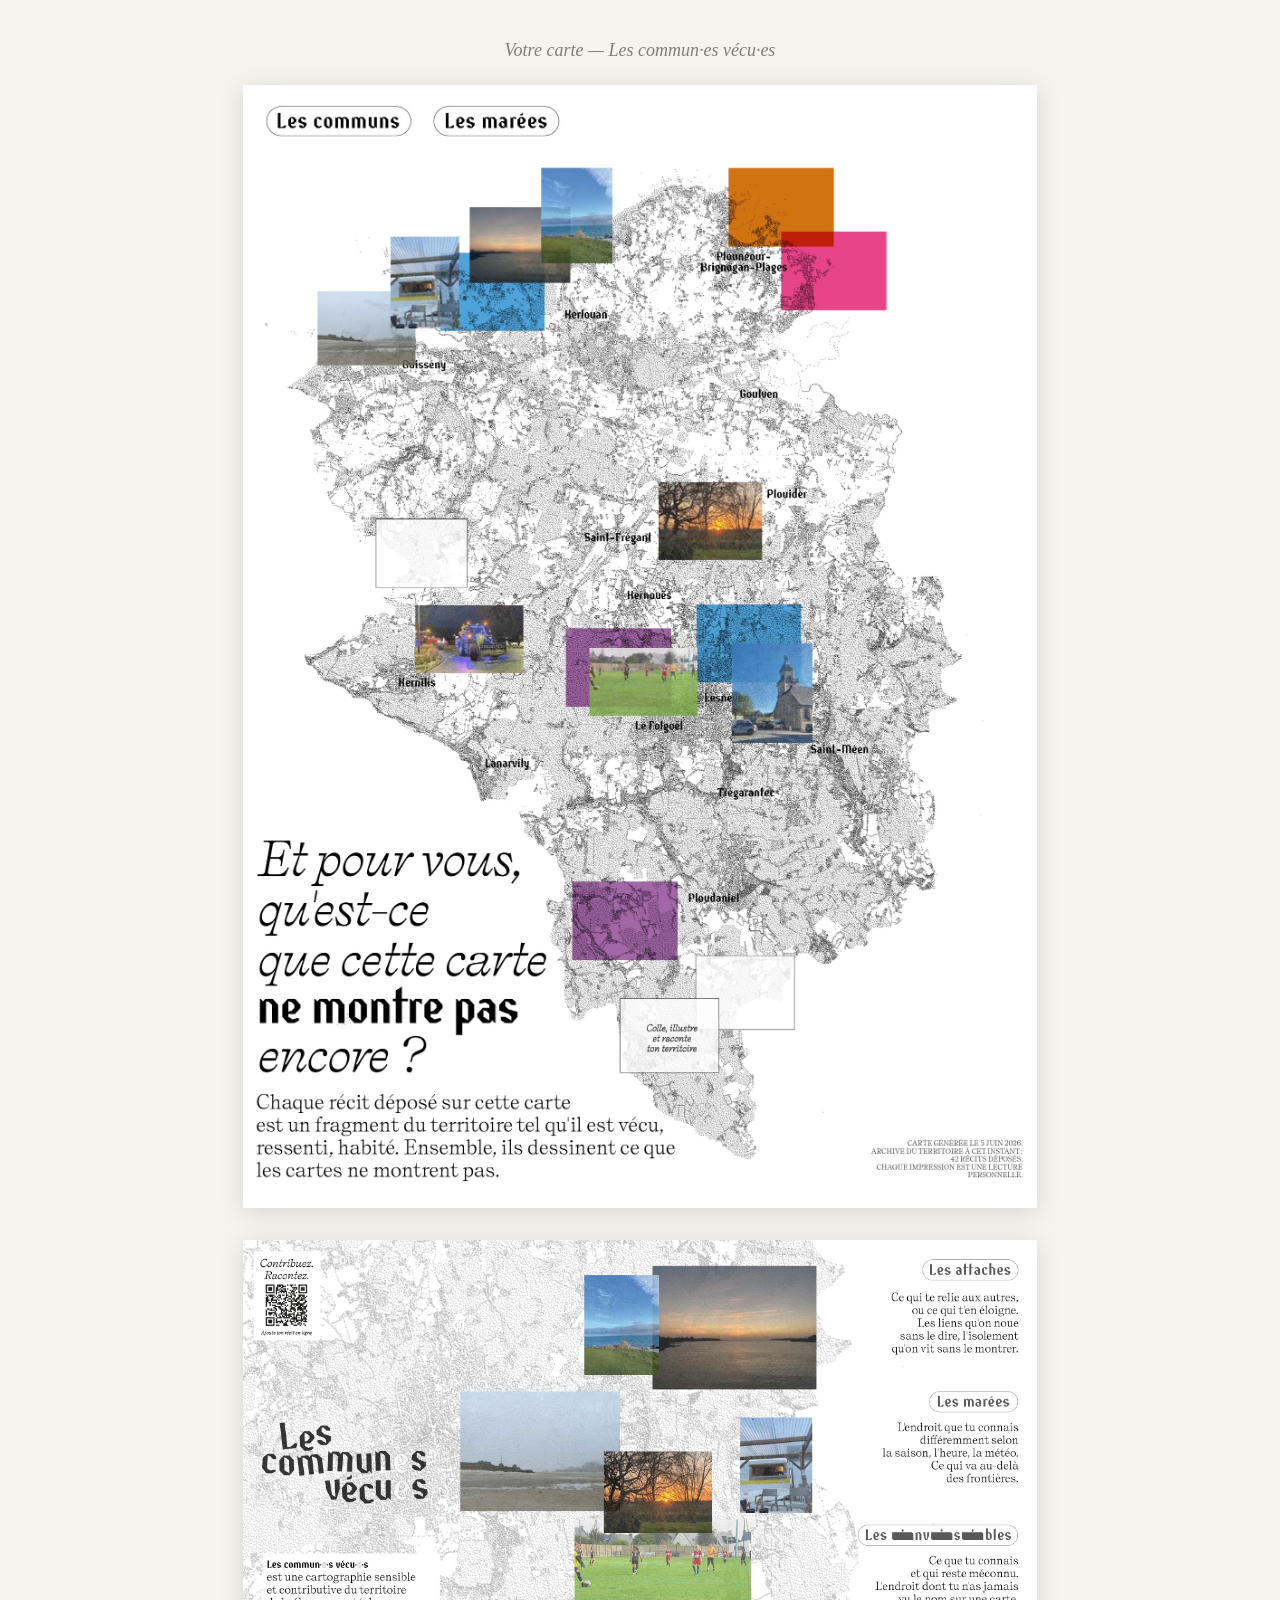
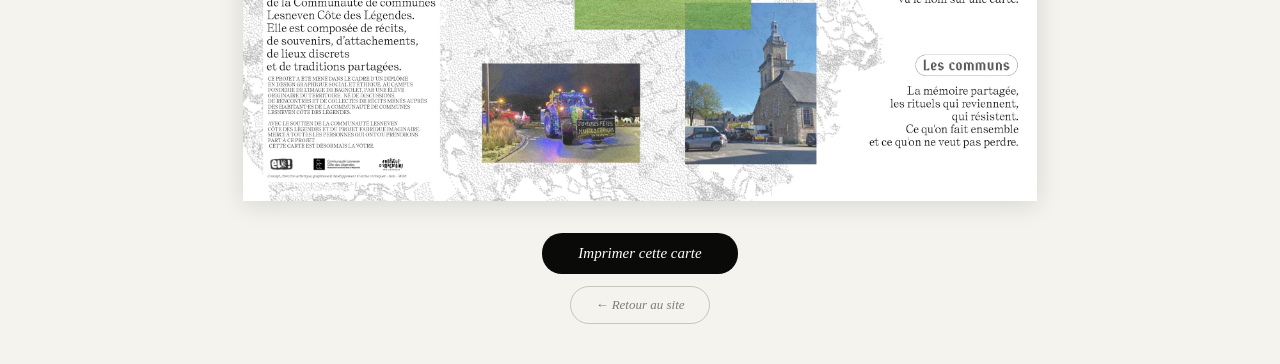
<file: print.html>
<!DOCTYPE html>
<html lang="fr">
<head>
  <meta charset="UTF-8">
  <title>Les commun·es vécu·es — Imprimer</title>
  <style>
    * { margin: 0; padding: 0; box-sizing: border-box; }
    html, body { width: 100%; height: 100%; background: white; }

    .print-viewer {
      display: flex;
      flex-direction: column;
      align-items: center;
      justify-content: center;
      min-height: 100vh;
      padding: 40px 20px;
      background: #f5f3ee;
    }

    h1 {
      font-family: serif;
      font-size: 18px;
      font-weight: normal;
      font-style: italic;
      color: rgba(10,10,8,0.5);
      margin-bottom: 24px;
      text-align: center;
    }

    .pdf-pages {
      display: flex;
      flex-direction: column;
      gap: 32px;
      align-items: center;
      width: 100%;
    }

    .pdf-page {
      width: 100%;
      max-width: 794px; /* A4 width at 96dpi */
      background: white;
      box-shadow: 0 4px 24px rgba(0,0,0,0.12);
    }

    .pdf-page img {
      width: 100%;
      height: auto;
      display: block;
    }

    .print-btn {
      margin-top: 32px;
      padding: 12px 36px;
      background: #0A0A08;
      color: white;
      border: none;
      border-radius: 20px;
      font-family: serif;
      font-size: 15px;
      font-style: italic;
      cursor: pointer;
      transition: opacity 0.2s;
    }
    .print-btn:hover { opacity: 0.7; }

    .back-btn {
      margin-top: 12px;
      padding: 10px 24px;
      background: transparent;
      color: rgba(10,10,8,0.5);
      border: 1.5px solid rgba(10,10,8,0.2);
      border-radius: 20px;
      font-family: serif;
      font-size: 13px;
      font-style: italic;
      cursor: pointer;
      transition: all 0.2s;
    }
    .back-btn:hover { border-color: #0A0A08; color: #0A0A08; }

    @media print {
      .print-viewer { padding: 0; background: white; }
      h1, .print-btn, .back-btn { display: none; }
      .pdf-pages { gap: 0; }
      .pdf-page { max-width: 100%; box-shadow: none; page-break-after: always; }
    }
  </style>
</head>
<body>
  <div class="print-viewer">
    <h1>Votre carte — Les commun·es vécu·es</h1>
    <div class="pdf-pages" id="pdf-pages">
      <!-- Les pages du PDF sont affichées comme images -->
      <div class="pdf-page">
        <img src="print_p1.jpg" alt="Page 1 — carte" onerror="this.parentElement.innerHTML='<div style=\'padding:80px;text-align:center;font-family:serif;font-style:italic;color:#aaa\'>Page 1 non disponible</div>'">
      </div>
      <div class="pdf-page">
        <img src="print_p2.jpg" alt="Page 2 — légende" onerror="this.parentElement.innerHTML='<div style=\'padding:80px;text-align:center;font-family:serif;font-style:italic;color:#aaa\'>Page 2 non disponible</div>'">
      </div>
    </div>
    <button class="print-btn" onclick="window.print()">Imprimer cette carte</button>
    <button class="back-btn" onclick="window.close()">← Retour au site</button>
  </div>
</body>
</html>
</file>
